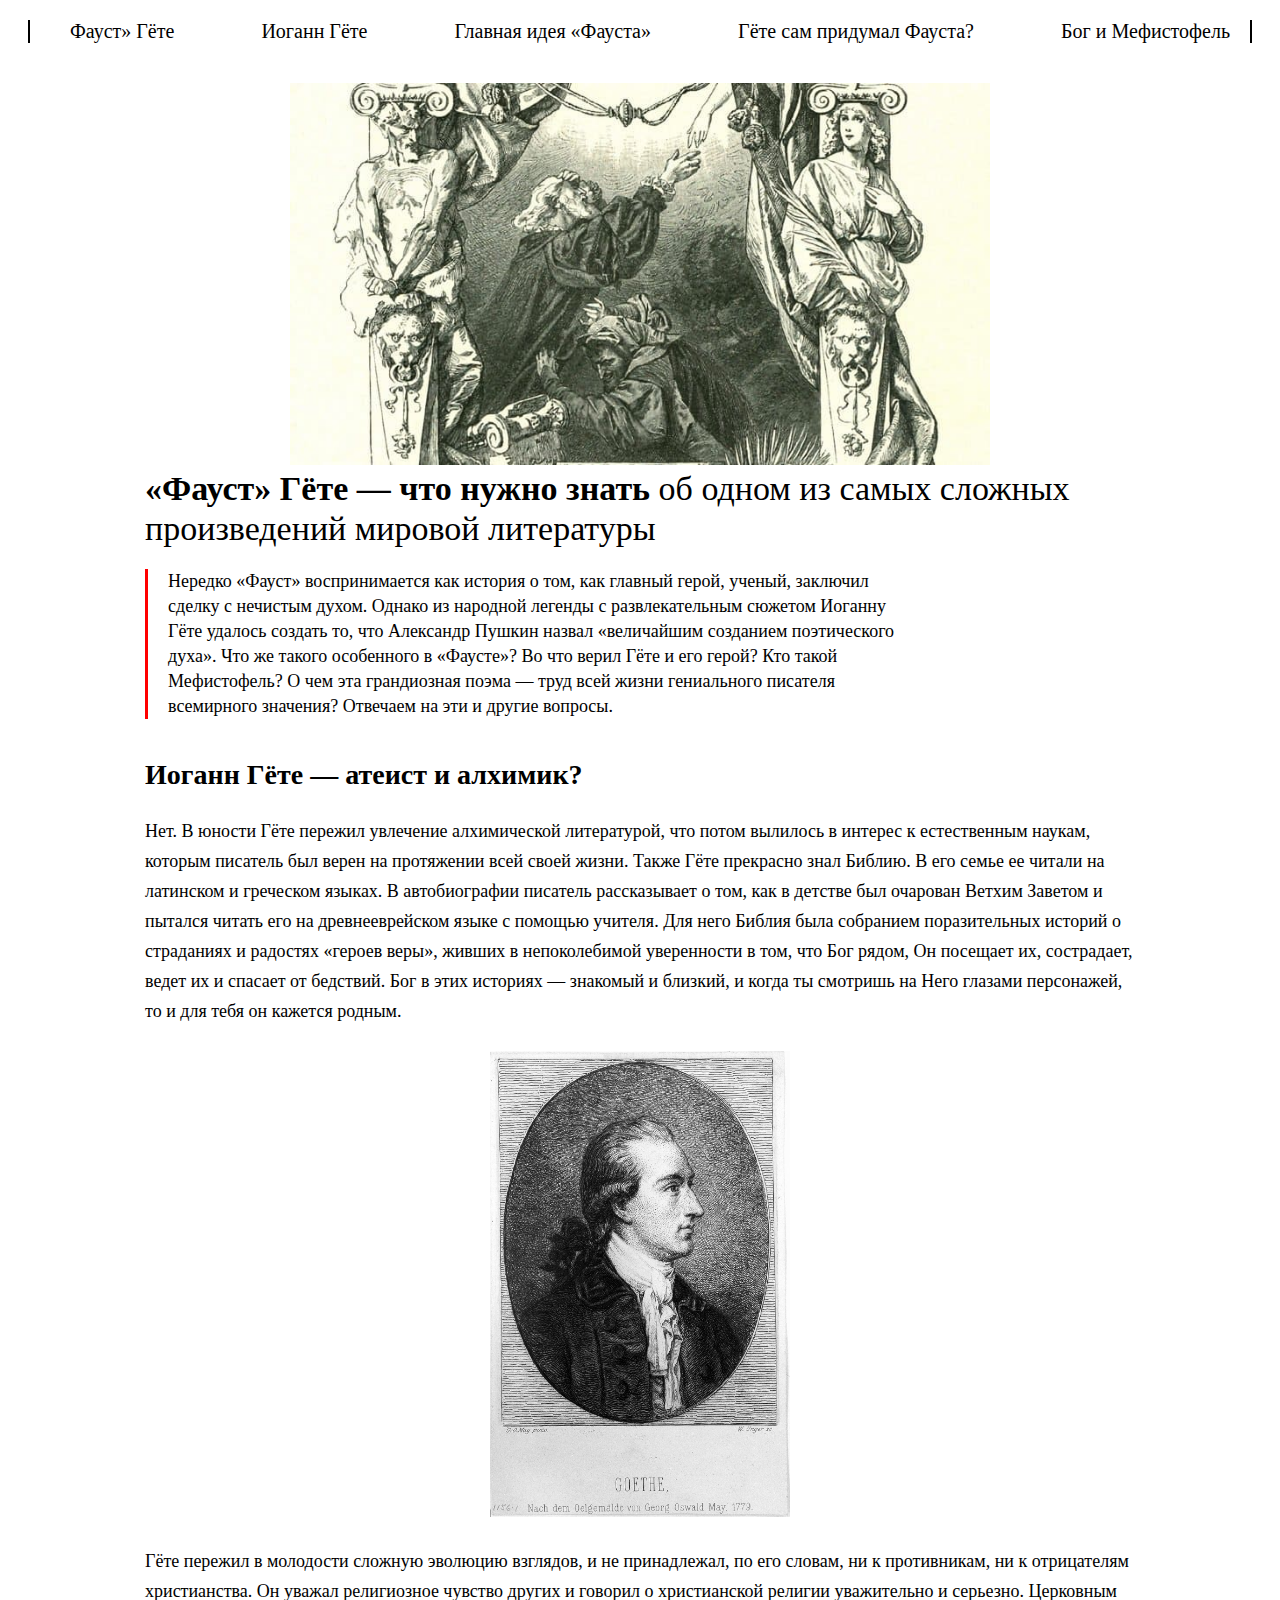
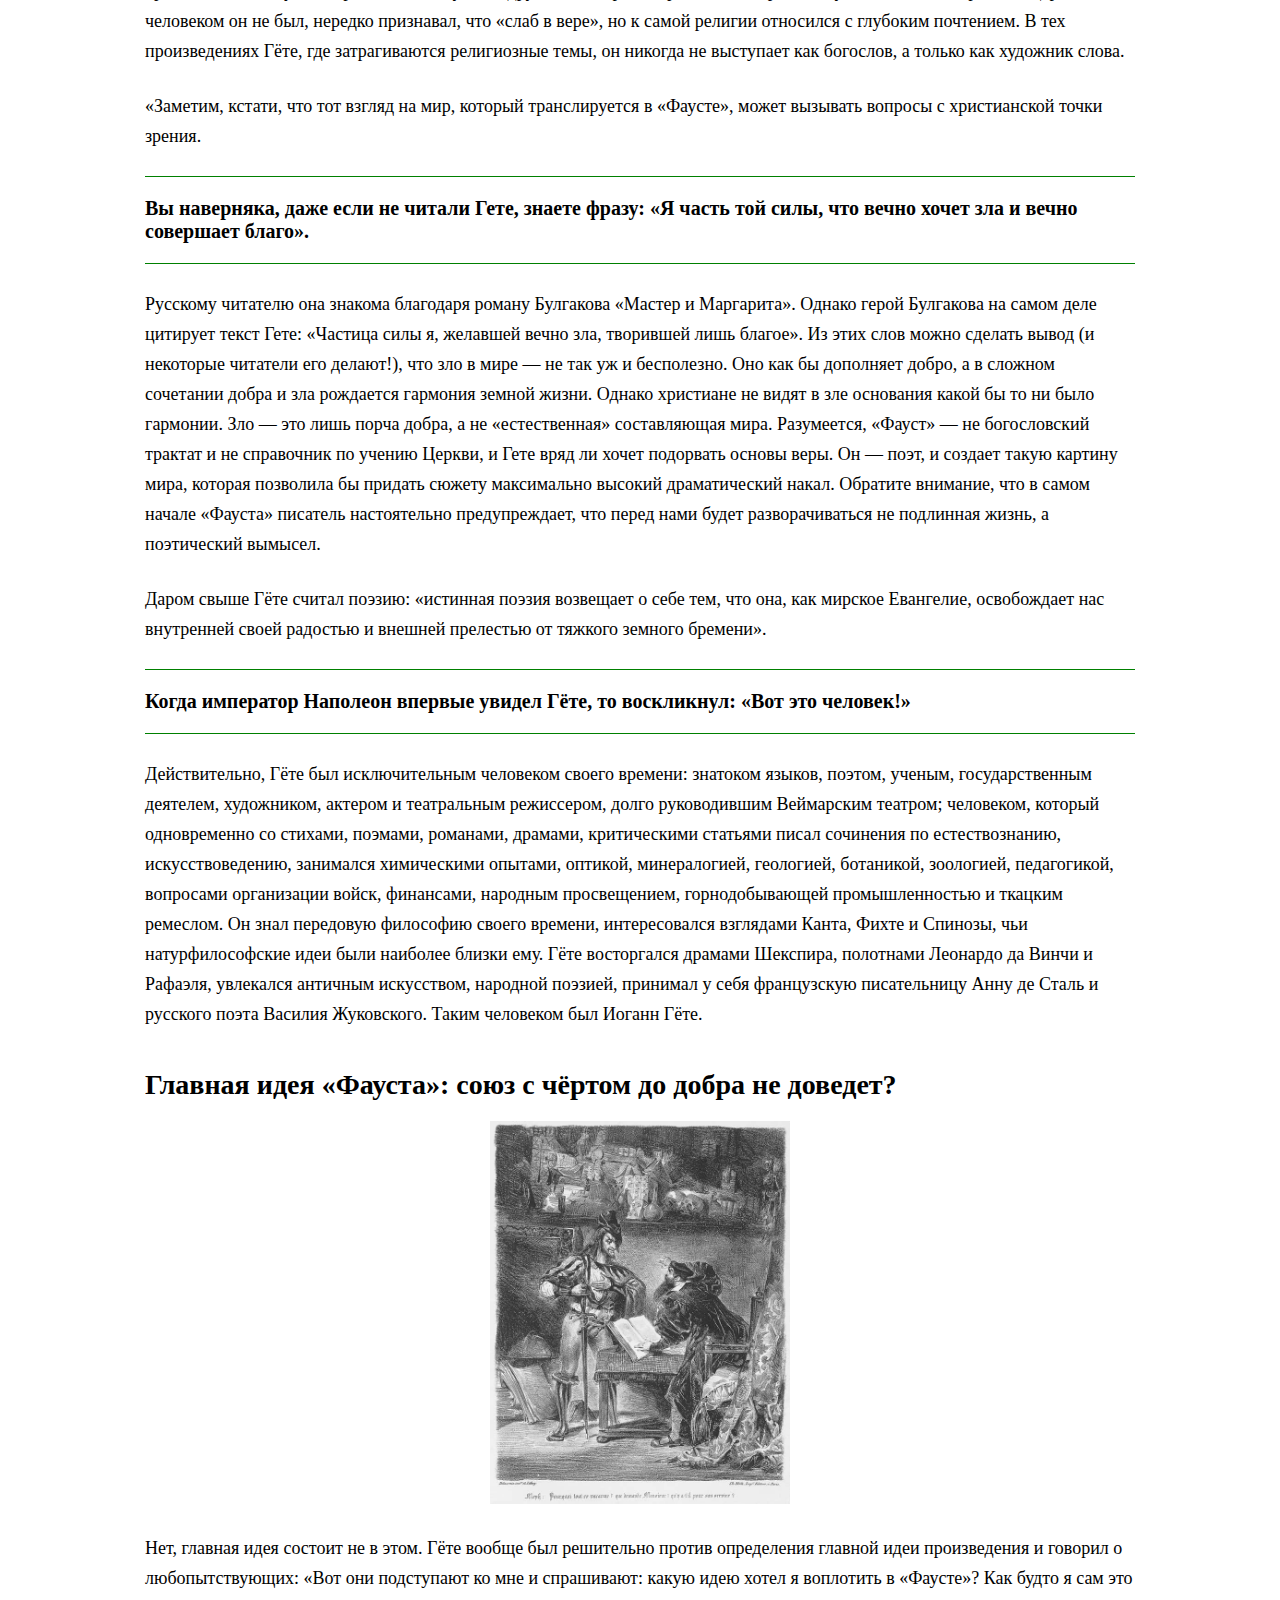
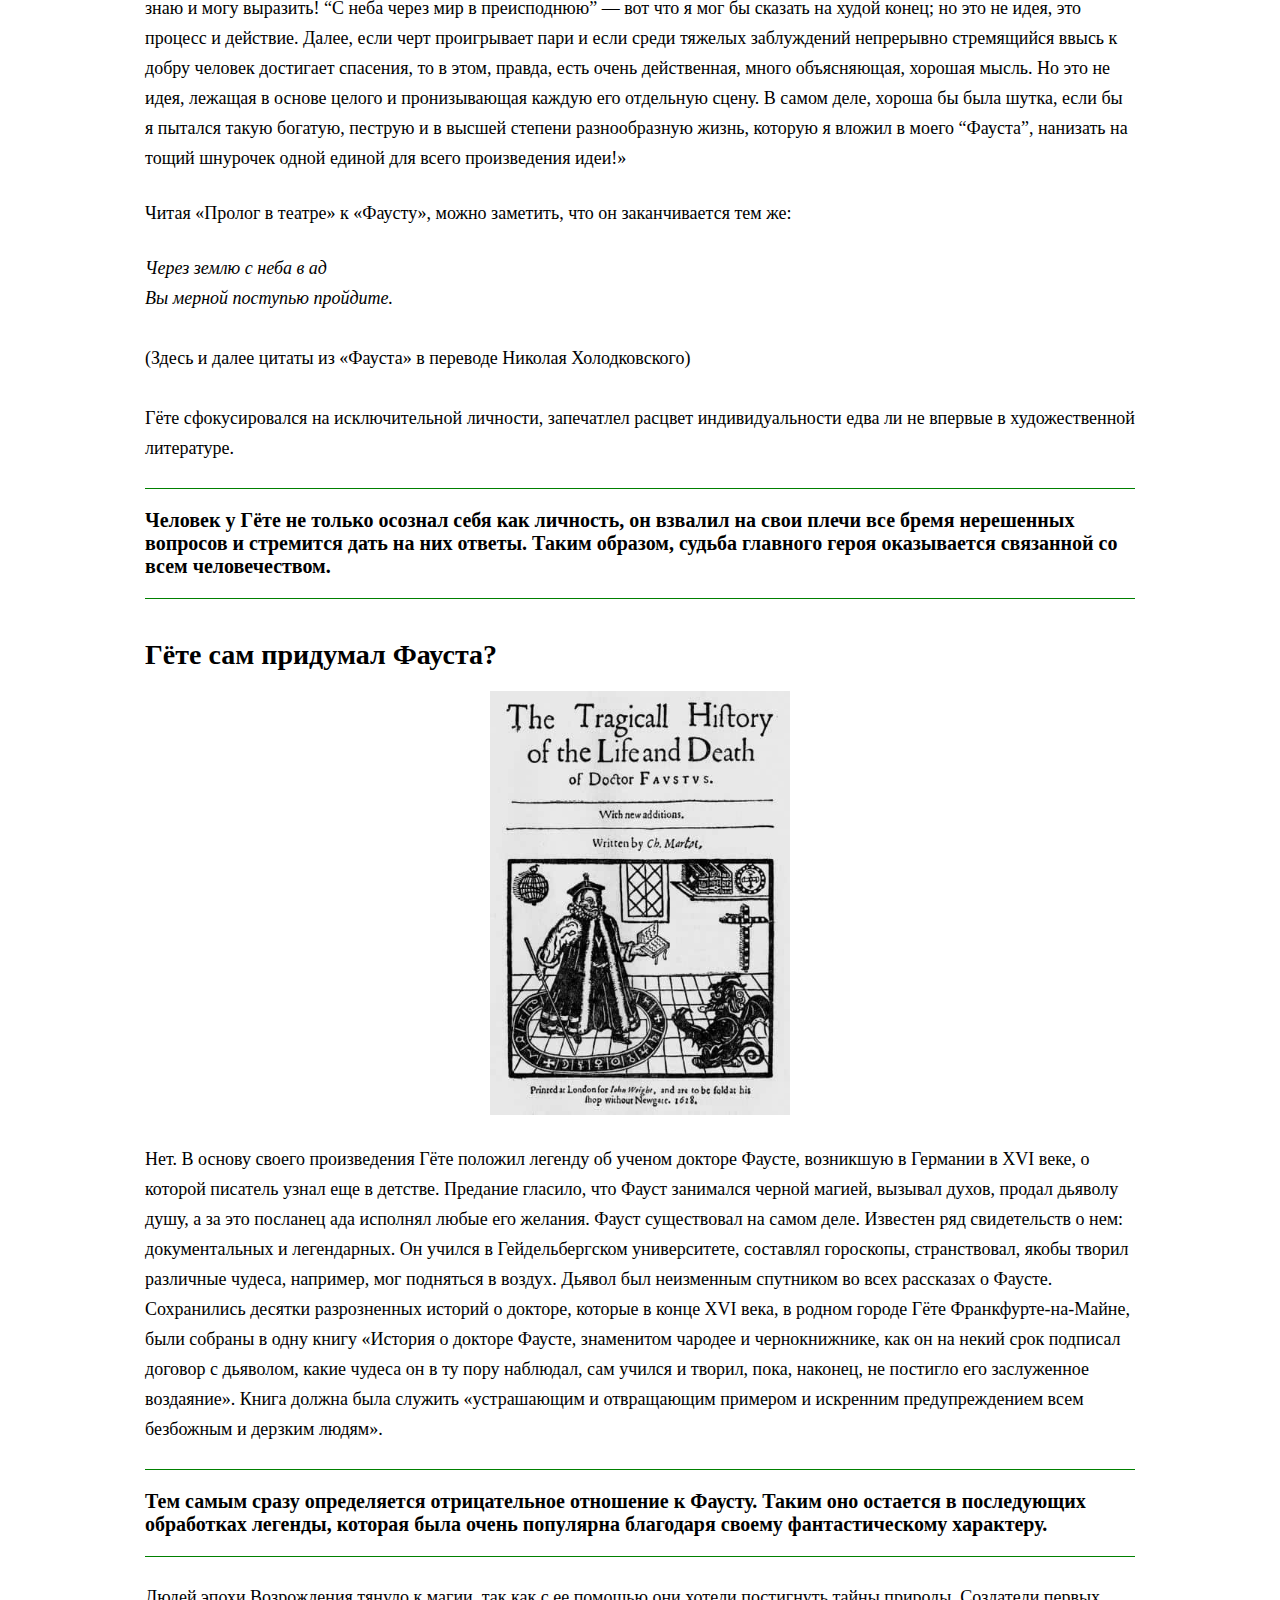
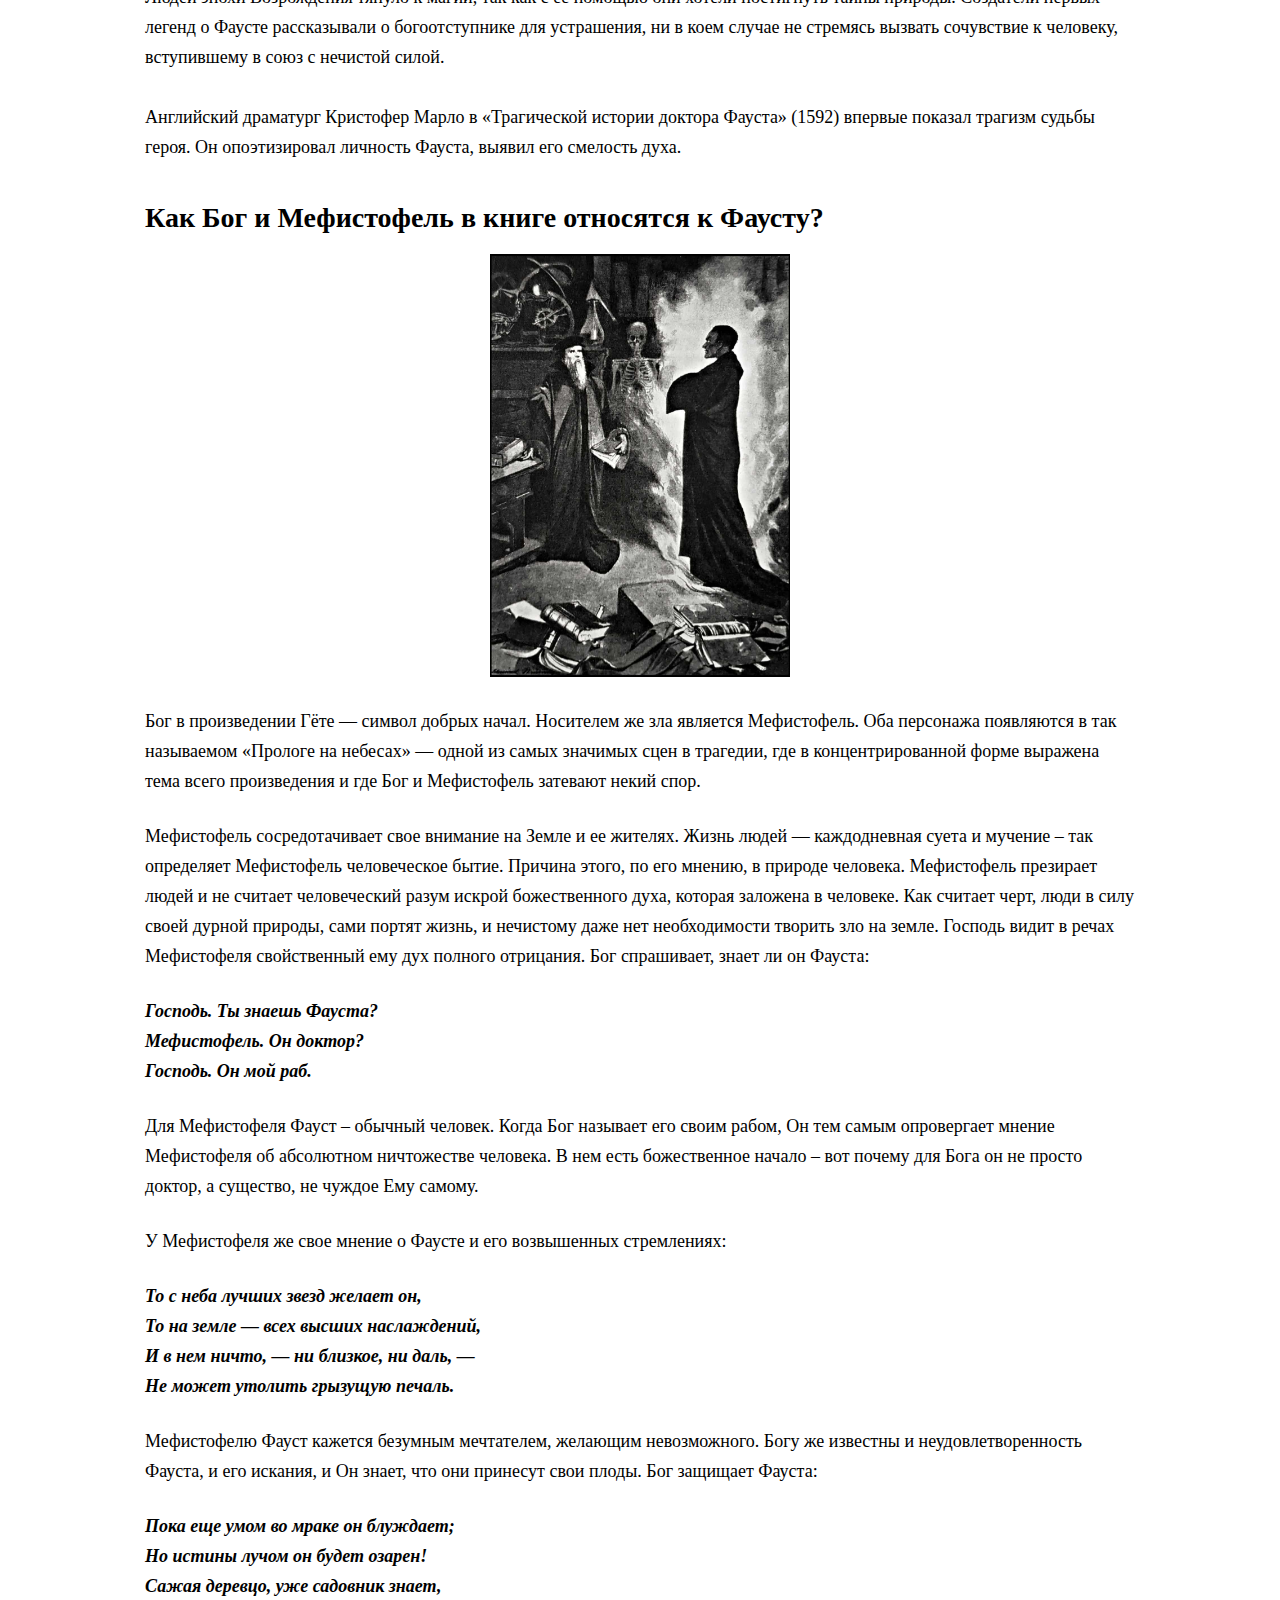
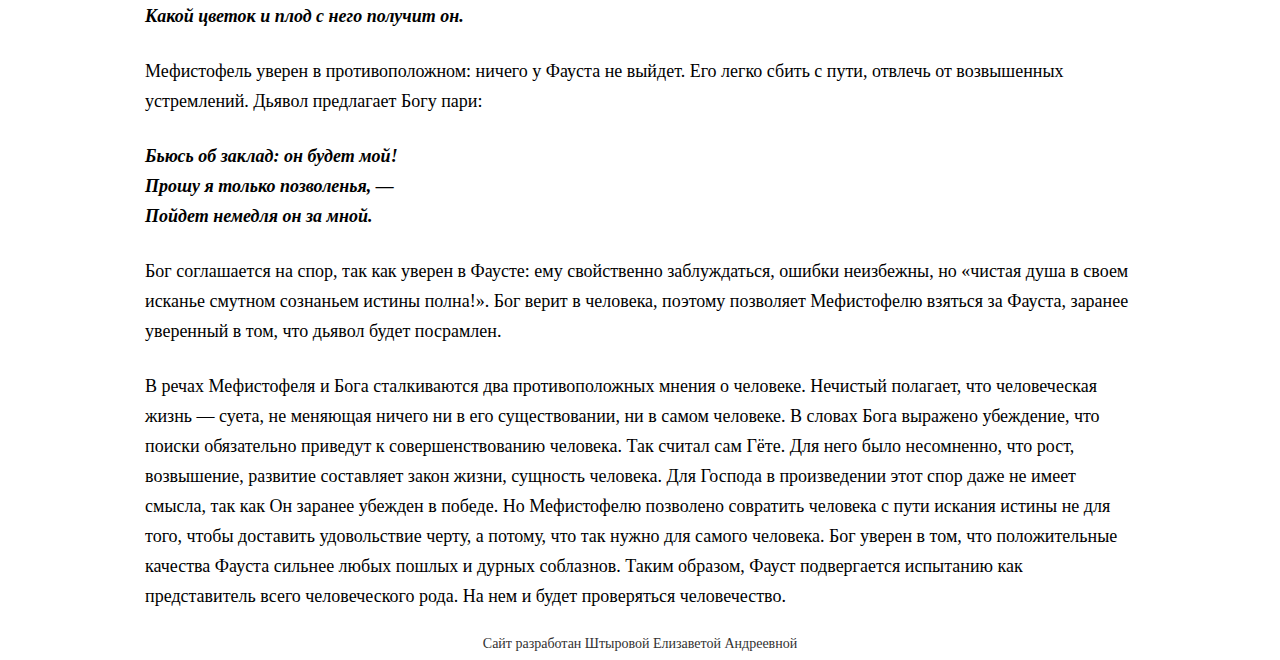
<file: index.html>
<!DOCTYPE html>
<html lang="en">
<head>
    <meta charset="UTF-8">
    <meta name="viewport" content="width=device-width, initial-scale=1.0">
    <title>Site</title>
    <link rel="stylesheet" href="style.css">
</head>
<body>
    <header class="header">
        <nav class="nav_bar">
            <ul class="spisok_header">
                <li class="elem_menu">
                    <a href="#first" class="link_punkt">
                        Фауст» Гёте
                    </a>
                </li>
                <li class="elem_menu">
                    <a href="#second" class="link_punkt">
                        Иоганн Гёте
                    </a>
                </li>
                <li class="elem_menu">
                    <a href="#third" class="link_punkt">
                        Главная идея «Фауста»
                    </a>
                </li>
                <li class="elem_menu">
                    <a href="#fourth" class="link_punkt">
                        Гёте сам придумал Фауста?
                    </a>
                </li>
                <li class="elem_menu">
                    <a href="#fifth" class="link_punkt">
                        Бог и Мефистофель
                    </a>
                </li>
            </ul>
        </nav>
    </header>
    <main class="main">
        <div class="container">

            <div class="section_first" id="first">
                <div class="image_block">
                    <img src="./image/first.jpg" alt="" class="image_img_1">
                </div>
                <div class="name_section">
                    <span class="spn">«Фауст» Гёте — что нужно знать</span> об одном из самых сложных произведений мировой литературы
                </div>
                <div class="text_section_first">
                    Нередко «Фауст» воспринимается как история о том, как главный герой, ученый, заключил сделку с нечистым духом. Однако из народной легенды с развлекательным сюжетом Иоганну Гёте удалось создать то, что Александр Пушкин назвал «величайшим созданием поэтического духа». Что же такого особенного в «Фаусте»? Во что верил Гёте и его герой? Кто такой Мефистофель? О чем эта грандиозная поэма — труд всей жизни гениального писателя всемирного значения? Отвечаем на эти и другие вопросы.
                </div>
            </div>

            <div class="second_section" id="second">
                <div class="name_block">
                    Иоганн Гёте — атеист и алхимик?
                </div>
                <div class="text_section">
                    Нет. В юности Гёте пережил увлечение алхимической литературой, что потом вылилось в интерес к естественным наукам, которым писатель был верен на протяжении всей своей жизни. Также Гёте прекрасно знал Библию. В его семье ее читали на латинском и греческом языках. В автобиографии писатель рассказывает о том, как в детстве был очарован Ветхим Заветом и пытался читать его на древнееврейском языке с помощью учителя. Для него Библия была собранием поразительных историй о страданиях и радостях «героев веры», живших в непоколебимой уверенности в том, что Бог рядом, Он посещает их, сострадает, ведет их и спасает от бедствий. Бог в этих историях — знакомый и близкий, и когда ты смотришь на Него глазами персонажей, то и для тебя он кажется родным.
                </div>
                <div class="image_block">
                    <img src="./image/second.jpg" alt="" class="image_img">
                </div>
                <div class="text_section">
                    Гёте пережил в молодости сложную эволюцию взглядов, и не принадлежал, по его словам, ни к противникам, ни к отрицателям христианства. Он уважал религиозное чувство других и говорил о христианской религии уважительно и серьезно. Церковным человеком он не был, нередко признавал, что «слаб в вере», но к самой религии относился с глубоким почтением. В тех произведениях Гёте, где затрагиваются религиозные темы, он никогда не выступает как богослов, а только как художник слова.
                </div>
                <div class="text_section">
                    «Заметим, кстати, что тот взгляд на мир, который транслируется в «Фаусте», может вызывать вопросы с христианской точки зрения.
                </div>
                <div class="citata_section">
                    Вы наверняка, даже если не читали Гете, знаете фразу: «Я часть той силы, что вечно хочет зла и вечно совершает благо».
                </div>
                <div class="text_section">
                    Русскому читателю она знакома благодаря роману Булгакова «Мастер и Маргарита». Однако герой Булгакова на самом деле цитирует текст Гете: «Частица силы я, желавшей вечно зла, творившей лишь благое». Из этих слов можно сделать вывод (и некоторые читатели его делают!), что зло в мире — не так уж и бесполезно. Оно как бы дополняет добро, а в сложном сочетании добра и зла рождается гармония земной жизни. Однако христиане не видят в зле основания какой бы то ни было гармонии. Зло — это лишь порча добра, а не «естественная» составляющая мира. Разумеется, «Фауст» — не богословский трактат и не справочник по учению Церкви, и Гете вряд ли хочет подорвать основы веры. Он — поэт, и создает такую картину мира, которая позволила бы придать сюжету максимально высокий драматический накал. Обратите внимание, что в самом начале «Фауста» писатель настоятельно предупреждает, что перед нами будет разворачиваться не подлинная жизнь, а поэтический вымысел.
                </div>
                <div class="text_section">
                    Даром свыше Гёте считал поэзию: «истинная поэзия возвещает о себе тем, что она, как мирское Евангелие, освобождает нас внутренней своей радостью и внешней прелестью от тяжкого земного бремени». 
                </div>
                <div class="citata_section">
                    Когда император Наполеон впервые увидел Гёте, то воскликнул: «Вот это человек!»
                </div>
                <div class="text_section">
                    Действительно, Гёте был исключительным человеком своего времени: знатоком языков, поэтом, ученым, государственным деятелем, художником, актером и театральным режиссером, долго руководившим Веймарским театром; человеком, который одновременно со стихами, поэмами, романами, драмами, критическими статьями писал сочинения по естествознанию, искусствоведению, занимался химическими опытами, оптикой, минералогией, геологией, ботаникой, зоологией, педагогикой, вопросами организации войск, финансами, народным просвещением, горнодобывающей промышленностью и ткацким ремеслом. Он знал передовую философию своего времени, интересовался взглядами Канта, Фихте и Спинозы, чьи натурфилософские идеи были наиболее близки ему. Гёте восторгался драмами Шекспира, полотнами Леонардо да Винчи и Рафаэля, увлекался античным искусством, народной поэзией, принимал у себя французскую писательницу Анну де Сталь и русского поэта Василия Жуковского. Таким человеком был Иоганн Гёте. 
                </div>
            </div>

            <div class="third_section" id="third">
                <div class="name_block">
                    Главная идея «Фауста»: союз с чёртом до добра не доведет?
                </div>
                <div class="image_block">
                    <img src="./image/third.jpg" alt="" class="image_img">
                </div>
                <div class="text_section">
                    Нет, главная идея состоит не в этом. Гёте вообще был решительно против определения главной идеи произведения и говорил о любопытствующих: «Вот они подступают ко мне и спрашивают: какую идею хотел я воплотить в «Фаусте»? Как будто я сам это знаю и могу выразить! “С неба через мир в преисподнюю” — вот что я мог бы сказать на худой конец; но это не идея, это процесс и действие. Далее, если черт проигрывает пари и если среди тяжелых заблуждений непрерывно стремящийся ввысь к добру человек достигает спасения, то в этом, правда, есть очень действенная, много объясняющая, хорошая мысль. Но это не идея, лежащая в основе целого и пронизывающая каждую его отдельную сцену. В самом деле, хороша бы была шутка, если бы я пытался такую богатую, пеструю и в высшей степени разнообразную жизнь, которую я вложил в моего “Фауста”, нанизать на тощий шнурочек одной единой для всего произведения идеи!»
                </div>
                <div class="text_section">
                    Читая «Пролог в театре» к «Фаусту», можно заметить, что он заканчивается тем же:
                </div>
                <div class="text_section">
                    <em>Через землю с неба в ад</em>
                    <br>
                    <em>Вы мерной поступью пройдите.</em>
                    <br><br>
                    (Здесь и далее цитаты из «Фауста» в переводе Николая Холодковского)
                    <br><br>
                    Гёте сфокусировался на исключительной личности, запечатлел расцвет индивидуальности едва ли не впервые в художественной литературе.
                </div>
                <div class="citata_section">
                    Человек у Гёте не только осознал себя как личность, он взвалил на свои плечи все бремя нерешенных вопросов и стремится дать на них ответы. Таким образом, судьба главного героя оказывается связанной со всем человечеством. 
                </div>
            </div>

            <div class="fourth_section" id="fourth">
                <div class="name_block">
                    Гёте сам придумал Фауста?
                </div>
                <div class="image_block">
                    <img src="./image/fourth.jpg" alt="" class="image_img">
                </div>
                <div class="text_section">
                    Нет. В основу своего произведения Гёте положил легенду об ученом докторе Фаусте, возникшую в Германии в XVI веке, о которой писатель узнал еще в детстве. Предание гласило, что Фауст занимался черной магией, вызывал духов, продал дьяволу душу, а за это посланец ада исполнял любые его желания. Фауст существовал на самом деле. Известен ряд свидетельств о нем: документальных и легендарных. Он учился в Гейдельбергском университете, составлял гороскопы, странствовал, якобы творил различные чудеса, например, мог подняться в воздух. Дьявол был неизменным спутником во всех рассказах о Фаусте. Сохранились десятки разрозненных историй о докторе, которые в конце XVI века, в родном городе Гёте Франкфурте-на-Майне, были собраны в одну книгу «История о докторе Фаусте, знаменитом чародее и чернокнижнике, как он на некий срок подписал договор с дьяволом, какие чудеса он в ту пору наблюдал, сам учился и творил, пока, наконец, не постигло его заслуженное воздаяние». Книга должна была служить «устрашающим и отвращающим примером и искренним предупреждением всем безбожным и дерзким людям».
                </div>
                <div class="citata_section">
                    Тем самым сразу определяется отрицательное отношение к Фаусту. Таким оно остается в последующих обработках легенды, которая была очень популярна благодаря своему фантастическому характеру.
                </div>
                <div class="text_section">
                    Людей эпохи Возрождения тянуло к магии, так как с ее помощью они хотели постигнуть тайны природы. Создатели первых легенд о Фаусте рассказывали о богоотступнике для устрашения, ни в коем случае не стремясь вызвать сочувствие к человеку, вступившему в союз с нечистой силой.
                    <br><br>
                    Английский драматург Кристофер Марло в «Трагической истории доктора Фауста» (1592) впервые показал трагизм судьбы героя. Он опоэтизировал личность Фауста, выявил его смелость духа. 
                </div>
            </div>
            
            <div class="fifth_section" id="fifth">
                <div class="name_block">
                    Как Бог и Мефистофель в книге относятся к Фаусту? 
                </div>
                <div class="image_block">
                    <img src="./image/fifth.jpg" alt="" class="image_img">
                </div>
                <div class="text_section">
                    Бог в произведении Гёте — символ добрых начал. Носителем же зла является Мефистофель. Оба персонажа появляются в так называемом «Прологе на небесах» — одной из самых значимых сцен в трагедии, где в концентрированной форме выражена тема всего произведения и где Бог и Мефистофель затевают некий спор. 
                </div>
                <div class="text_section">
                    Мефистофель сосредотачивает свое внимание на Земле и ее жителях. Жизнь людей — каждодневная суета и мучение – так определяет Мефистофель человеческое бытие. Причина этого, по его мнению, в природе человека. Мефистофель презирает людей и не считает человеческий разум искрой божественного духа, которая заложена в человеке. Как считает черт, люди в силу своей дурной природы, сами портят жизнь, и нечистому даже нет необходимости творить зло на земле. Господь видит в речах Мефистофеля свойственный ему дух полного отрицания. Бог спрашивает, знает ли он Фауста:
                </div>
                <div class="stih">
                   <em>Господь. Ты знаешь Фауста?</em>
                    <br>
                    <em>Мефистофель. Он доктор?</em>
                    <br> 
                    <em>Господь. Он мой раб.</em>
                </div>
                <div class="text_section">
                    Для Мефистофеля Фауст – обычный человек. Когда Бог называет его своим рабом, Он тем самым опровергает мнение Мефистофеля об абсолютном ничтожестве человека. В нем есть божественное начало – вот почему для Бога он не просто доктор, а существо, не чуждое Ему самому. 
                </div>
                <div class="text_section">
                    У Мефистофеля же свое мнение о Фаусте и его возвышенных стремлениях: 
                </div>
                <div class="stih">
                    <em>То с неба лучших звезд желает он,</em>
                    <br> 
                    <em>То на земле — всех высших наслаждений,</em>
                    <br>
                    <em>И в нем ничто, — ни близкое, ни даль, —</em>
                    <br> 
                    <em>Не может утолить грызущую печаль.</em>
                </div>
                <div class="text_section">
                    Мефистофелю Фауст кажется безумным мечтателем, желающим невозможного. Богу же известны и неудовлетворенность Фауста, и его искания, и Он знает, что они принесут свои плоды. Бог защищает Фауста:
                </div>
                <div class="stih">
                    <em>Пока еще умом во мраке он блуждает;</em>
                    <br>
                    <em>Но истины лучом он будет озарен!</em>
                    <br>
                    <em>
                        Сажая деревцо, уже садовник знает,
                    </em>
                    <br>
                    <em>Какой цветок и плод с него получит он.</em> 
                </div>
                <div class="text_section">
                    Мефистофель уверен в противоположном: ничего у Фауста не выйдет. Его легко сбить с пути, отвлечь от возвышенных устремлений. Дьявол предлагает Богу пари:
                </div>
                <div class="stih">
                    <em>Бьюсь об заклад: он будет мой!</em>
                    <br>
                    <em>Прошу я только позволенья, —</em>
                    <br>
                    <em>Пойдет немедля он за мной.</em>
                </div>
                <div class="text_section">
                    Бог соглашается на спор, так как уверен в Фаусте: ему свойственно заблуждаться, ошибки неизбежны, но «чистая душа в своем исканье смутном сознаньем истины полна!». Бог верит в человека, поэтому позволяет Мефистофелю взяться за Фауста, заранее уверенный в том, что дьявол будет посрамлен.
                </div>
                <div class="text_section">
                    В речах Мефистофеля и Бога сталкиваются два противоположных мнения о человеке. Нечистый полагает, что человеческая жизнь — суета, не меняющая ничего ни в его существовании, ни в самом человеке. В словах Бога выражено убеждение, что поиски обязательно приведут к совершенствованию человека. Так считал сам Гёте. Для него было несомненно, что рост, возвышение, развитие составляет закон жизни, сущность человека. Для Господа в произведении этот спор даже не имеет смысла, так как Он заранее убежден в победе. Но Мефистофелю позволено совратить человека с пути искания истины не для того, чтобы доставить удовольствие черту, а потому, что так нужно для самого человека. Бог уверен в том, что положительные качества Фауста сильнее любых пошлых и дурных соблазнов. Таким образом, Фауст подвергается испытанию как представитель всего человеческого рода. На нем и будет проверяться человечество. 
                </div>
            </div>
        </div>
    </main>
    <footer>
        <div class="text_footer">
            Сайт разработан Штыровой Елизаветой Андреевной
        </div>
    </footer>
</body>
</html>
</file>
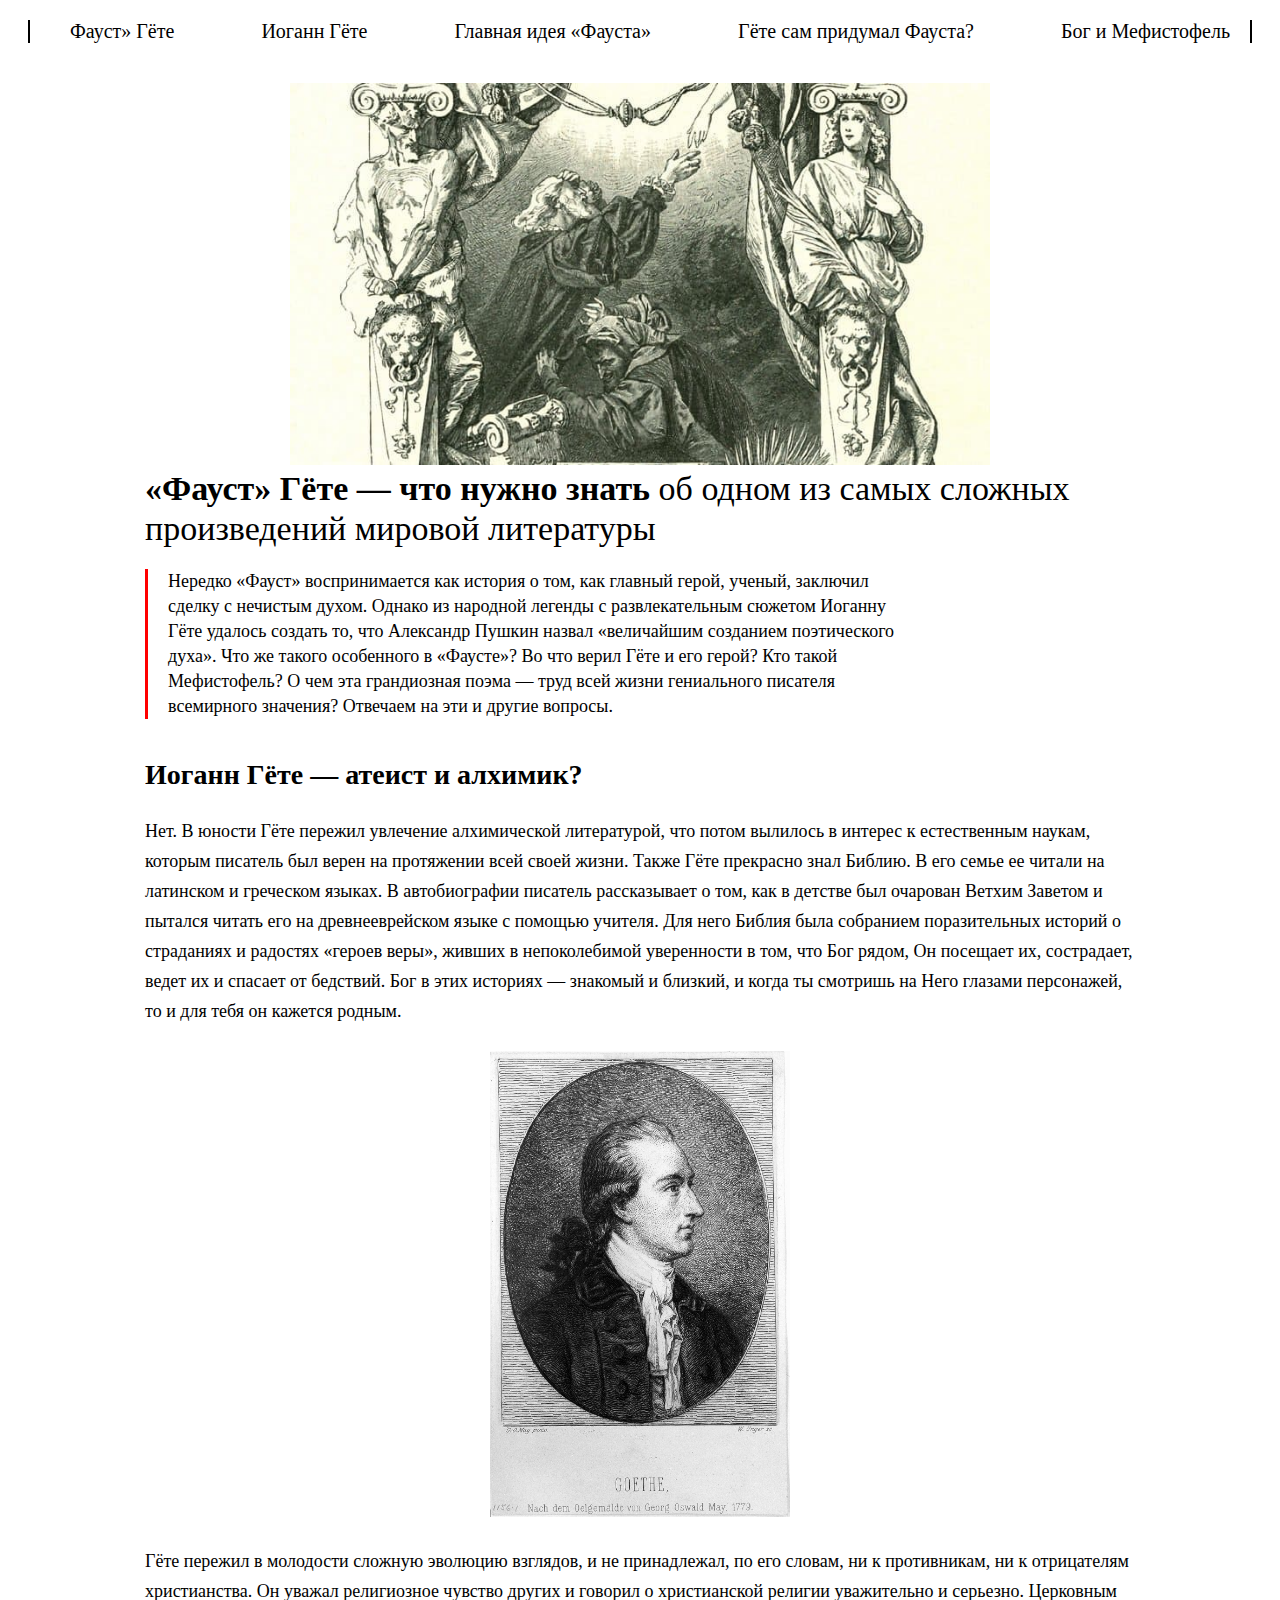
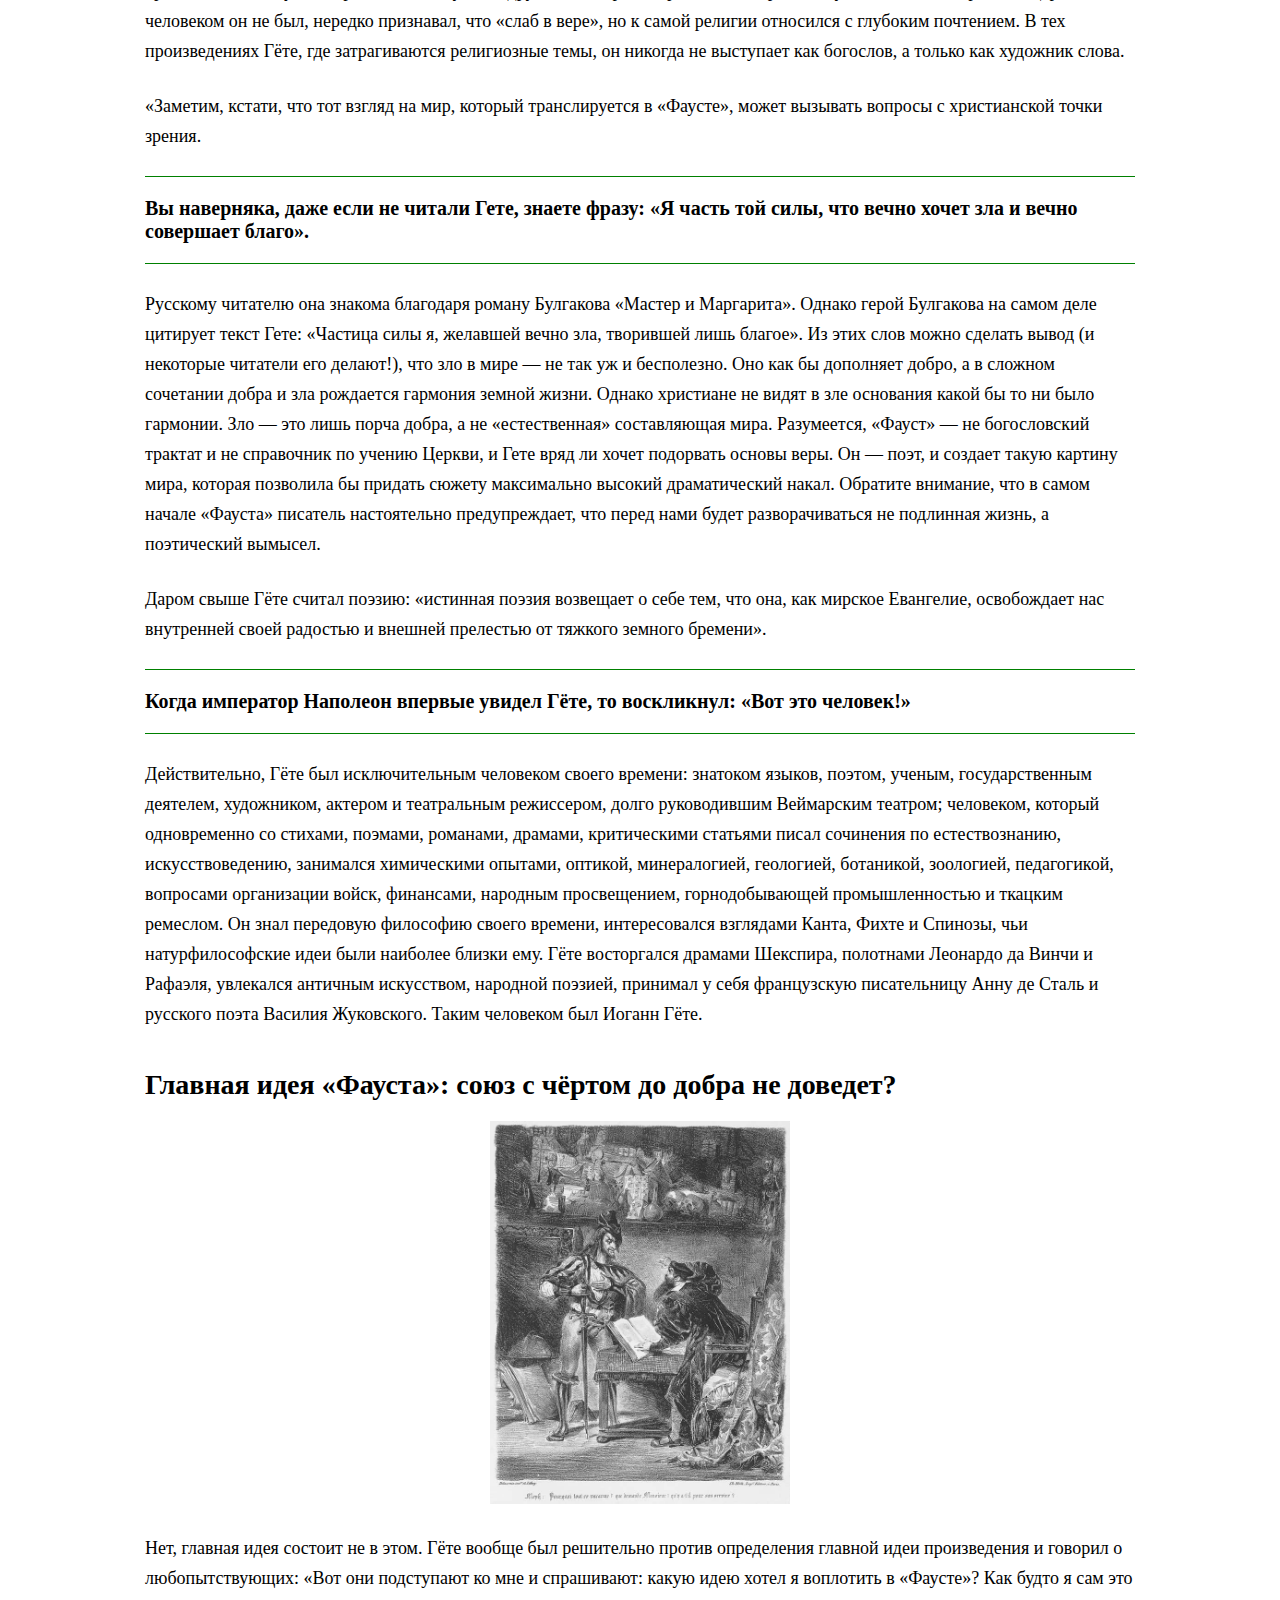
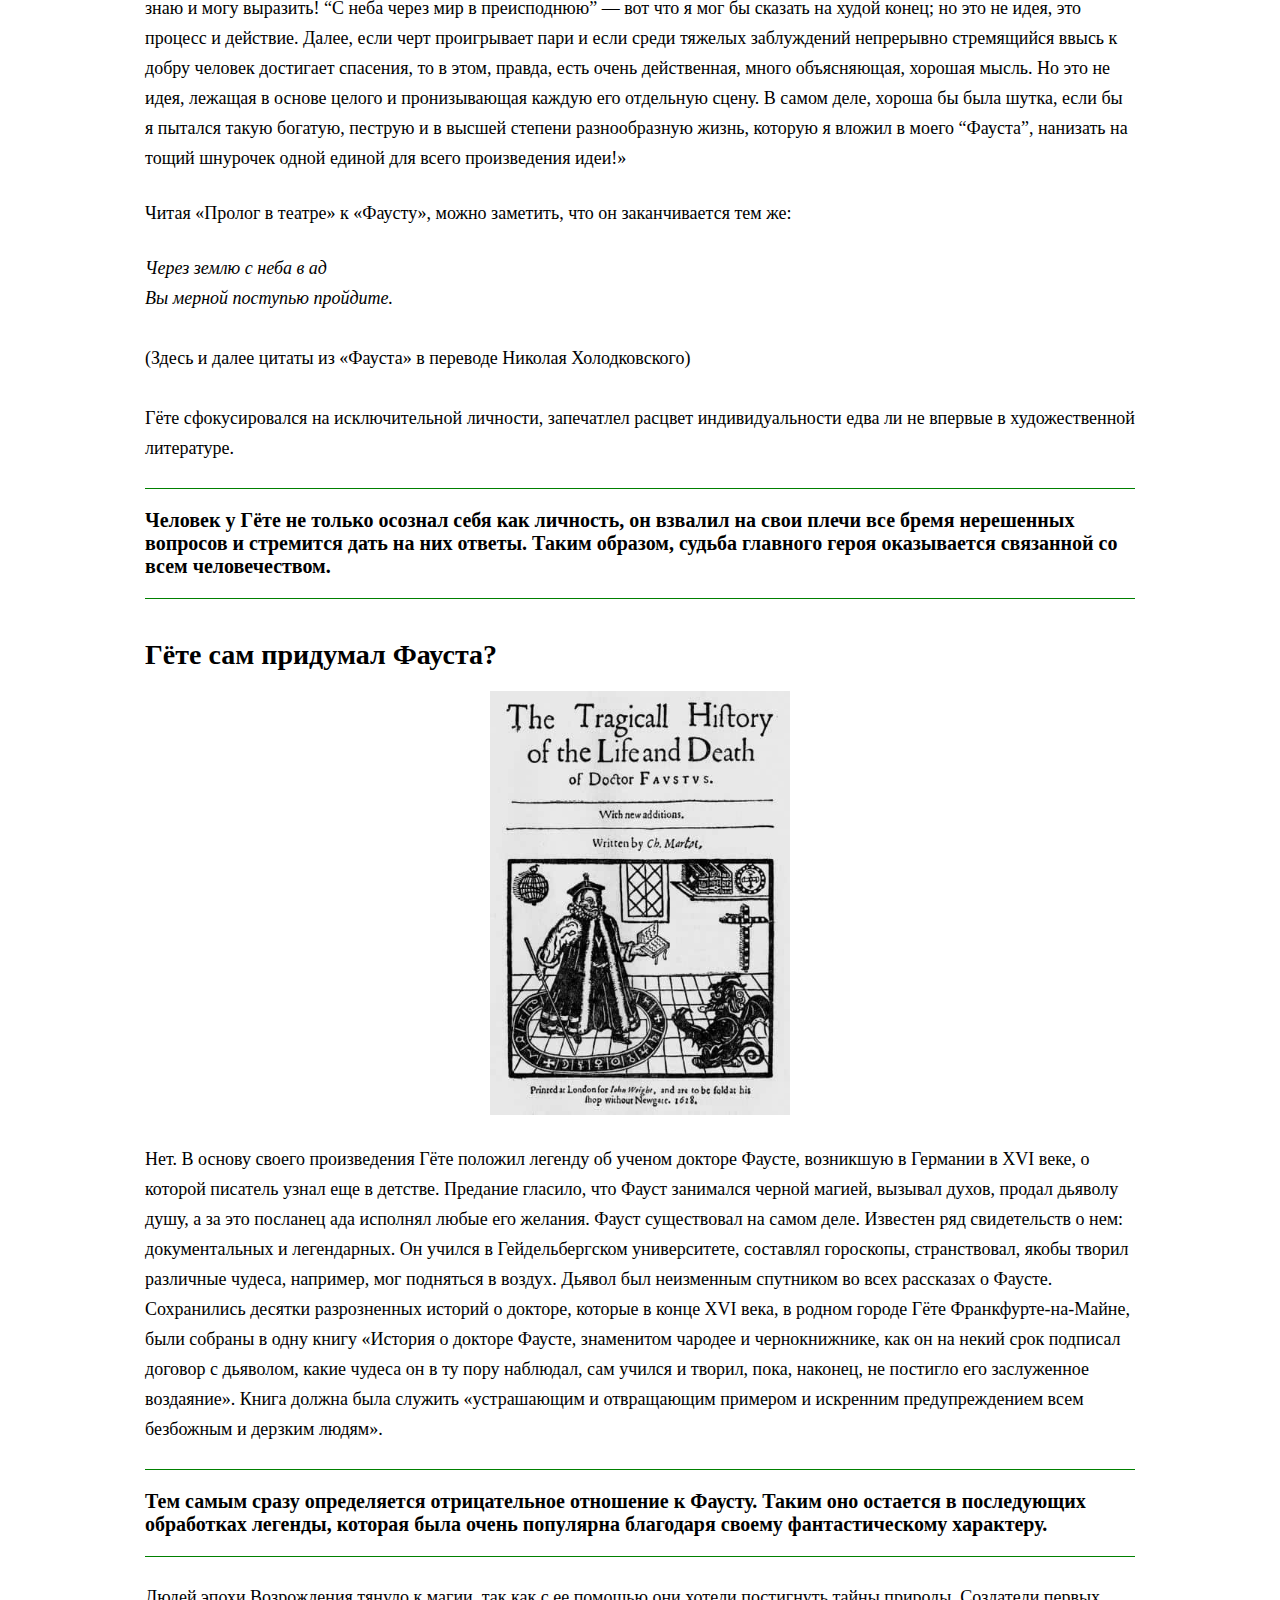
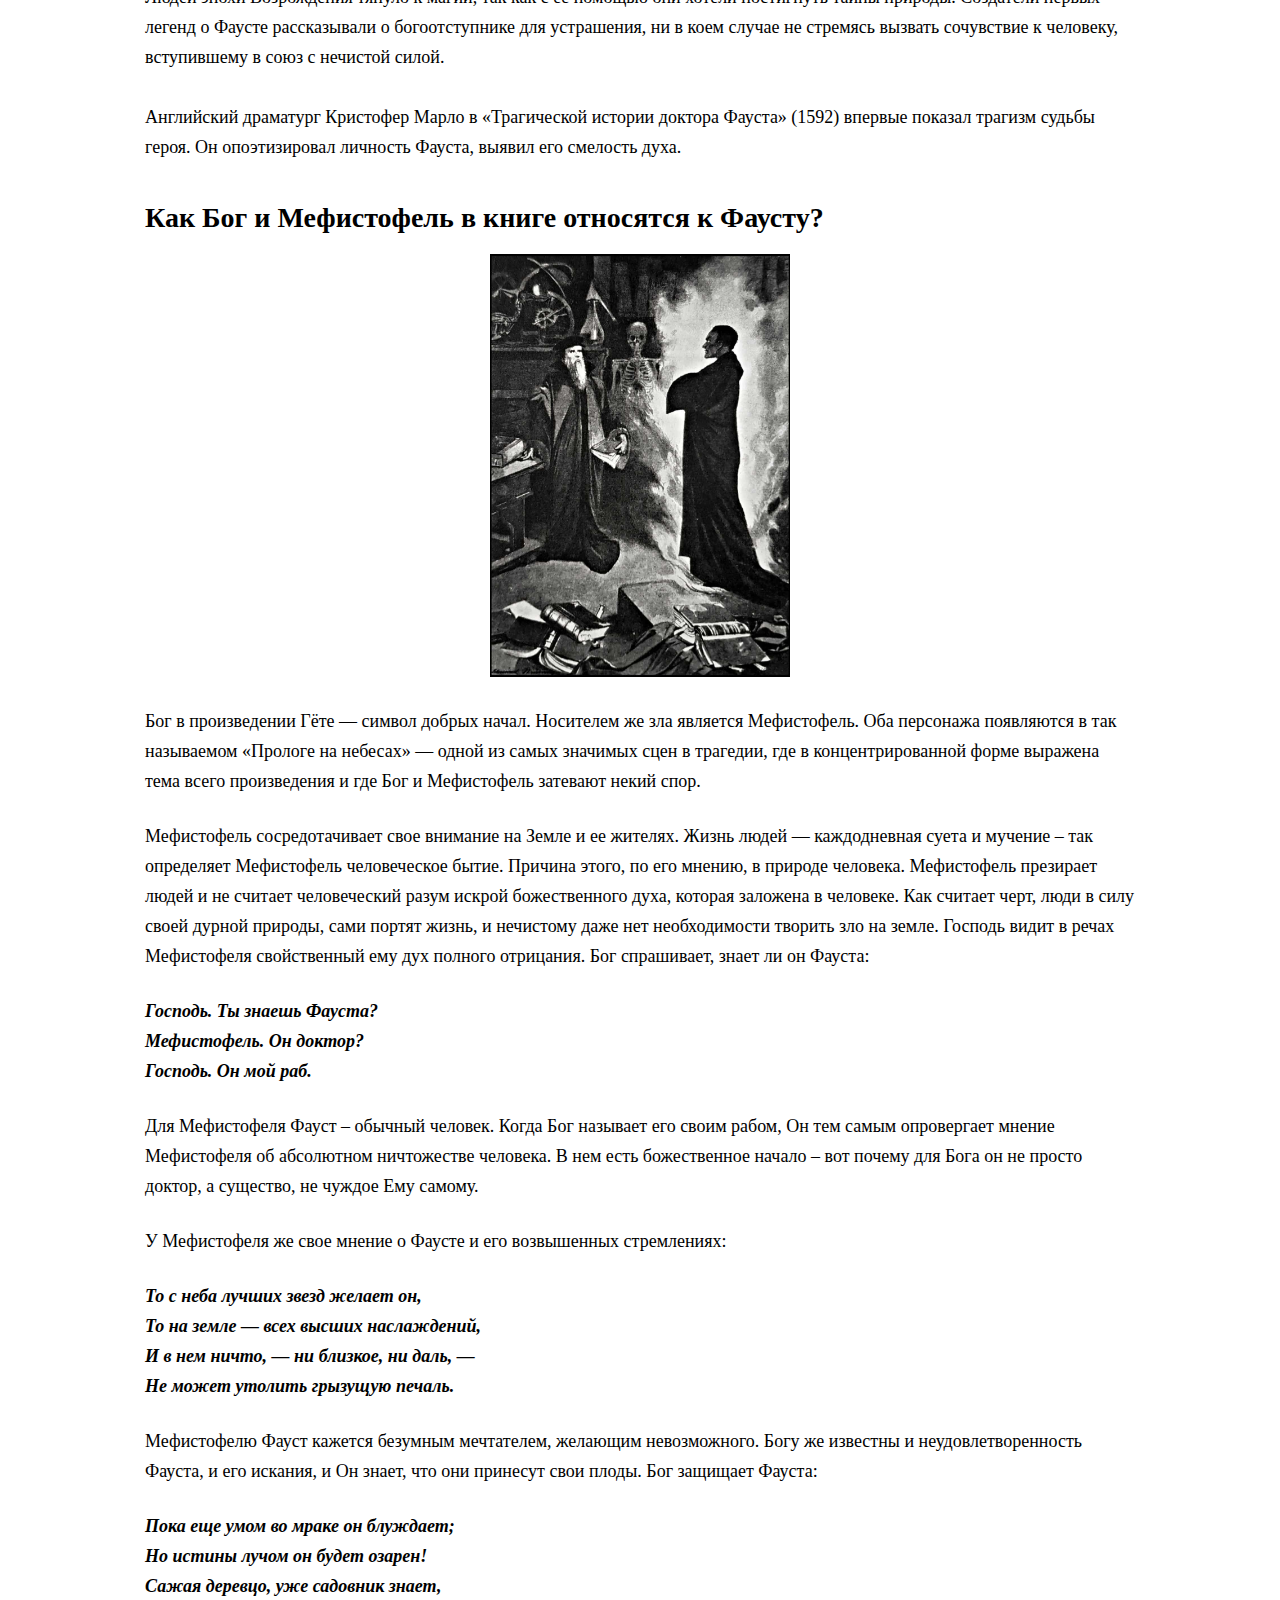
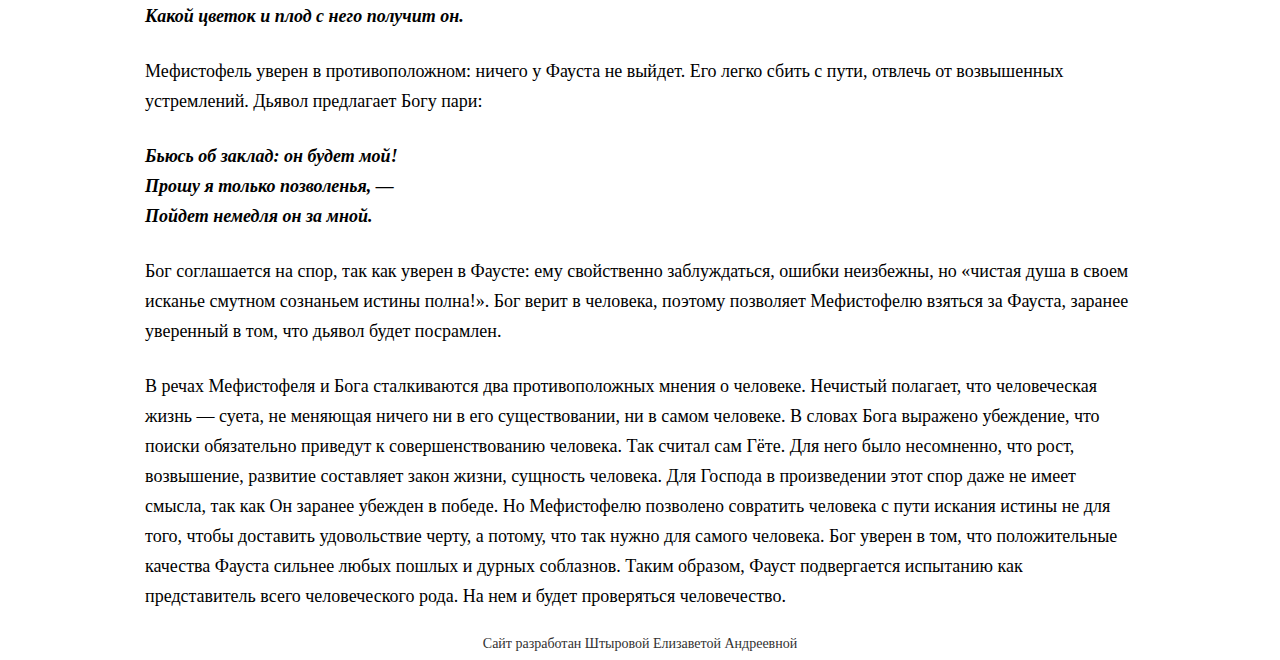
<file: index2.html>
<!DOCTYPE html>
<html lang="en">
<head>
    <meta charset="UTF-8">
    <meta name="viewport" content="width=device-width, initial-scale=1.0">
    <title>Site</title>
    <link rel="stylesheet" href="style.css">
</head>
<body>
    <header class="header">
        <nav class="nav_bar">
            <ul class="spisok_header">
                <li class="elem_menu">
                    <a href="#first" class="link_punkt">
                        Фауст» Гёте
                    </a>
                </li>
                <li class="elem_menu">
                    <a href="#second" class="link_punkt">
                        Иоганн Гёте
                    </a>
                </li>
                <li class="elem_menu">
                    <a href="#third" class="link_punkt">
                        Главная идея «Фауста»
                    </a>
                </li>
                <li class="elem_menu">
                    <a href="#fourth" class="link_punkt">
                        Гёте сам придумал Фауста?
                    </a>
                </li>
                <li class="elem_menu">
                    <a href="#fifth" class="link_punkt">
                        Бог и Мефистофель
                    </a>
                </li>
            </ul>
        </nav>
    </header>
    <main class="main">
        <div class="container">

            <div class="section_first" id="first">
                <div class="image_block">
                    <img src="./image/first.jpg" alt="" class="image_img_1">
                </div>
                <div class="name_section">
                    <span class="spn">«Фауст» Гёте — что нужно знать</span> об одном из самых сложных произведений мировой литературы
                </div>
                <div class="text_section_first">
                    Нередко «Фауст» воспринимается как история о том, как главный герой, ученый, заключил сделку с нечистым духом. Однако из народной легенды с развлекательным сюжетом Иоганну Гёте удалось создать то, что Александр Пушкин назвал «величайшим созданием поэтического духа». Что же такого особенного в «Фаусте»? Во что верил Гёте и его герой? Кто такой Мефистофель? О чем эта грандиозная поэма — труд всей жизни гениального писателя всемирного значения? Отвечаем на эти и другие вопросы.
                </div>
            </div>

            <div class="second_section" id="second">
                <div class="name_block">
                    Иоганн Гёте — атеист и алхимик?
                </div>
                <div class="text_section">
                    Нет. В юности Гёте пережил увлечение алхимической литературой, что потом вылилось в интерес к естественным наукам, которым писатель был верен на протяжении всей своей жизни. Также Гёте прекрасно знал Библию. В его семье ее читали на латинском и греческом языках. В автобиографии писатель рассказывает о том, как в детстве был очарован Ветхим Заветом и пытался читать его на древнееврейском языке с помощью учителя. Для него Библия была собранием поразительных историй о страданиях и радостях «героев веры», живших в непоколебимой уверенности в том, что Бог рядом, Он посещает их, сострадает, ведет их и спасает от бедствий. Бог в этих историях — знакомый и близкий, и когда ты смотришь на Него глазами персонажей, то и для тебя он кажется родным.
                </div>
                <div class="image_block">
                    <img src="./image/second.jpg" alt="" class="image_img">
                </div>
                <div class="text_section">
                    Гёте пережил в молодости сложную эволюцию взглядов, и не принадлежал, по его словам, ни к противникам, ни к отрицателям христианства. Он уважал религиозное чувство других и говорил о христианской религии уважительно и серьезно. Церковным человеком он не был, нередко признавал, что «слаб в вере», но к самой религии относился с глубоким почтением. В тех произведениях Гёте, где затрагиваются религиозные темы, он никогда не выступает как богослов, а только как художник слова.
                </div>
                <div class="text_section">
                    «Заметим, кстати, что тот взгляд на мир, который транслируется в «Фаусте», может вызывать вопросы с христианской точки зрения.
                </div>
                <div class="citata_section">
                    Вы наверняка, даже если не читали Гете, знаете фразу: «Я часть той силы, что вечно хочет зла и вечно совершает благо».
                </div>
                <div class="text_section">
                    Русскому читателю она знакома благодаря роману Булгакова «Мастер и Маргарита». Однако герой Булгакова на самом деле цитирует текст Гете: «Частица силы я, желавшей вечно зла, творившей лишь благое». Из этих слов можно сделать вывод (и некоторые читатели его делают!), что зло в мире — не так уж и бесполезно. Оно как бы дополняет добро, а в сложном сочетании добра и зла рождается гармония земной жизни. Однако христиане не видят в зле основания какой бы то ни было гармонии. Зло — это лишь порча добра, а не «естественная» составляющая мира. Разумеется, «Фауст» — не богословский трактат и не справочник по учению Церкви, и Гете вряд ли хочет подорвать основы веры. Он — поэт, и создает такую картину мира, которая позволила бы придать сюжету максимально высокий драматический накал. Обратите внимание, что в самом начале «Фауста» писатель настоятельно предупреждает, что перед нами будет разворачиваться не подлинная жизнь, а поэтический вымысел.
                </div>
                <div class="text_section">
                    Даром свыше Гёте считал поэзию: «истинная поэзия возвещает о себе тем, что она, как мирское Евангелие, освобождает нас внутренней своей радостью и внешней прелестью от тяжкого земного бремени». 
                </div>
                <div class="citata_section">
                    Когда император Наполеон впервые увидел Гёте, то воскликнул: «Вот это человек!»
                </div>
                <div class="text_section">
                    Действительно, Гёте был исключительным человеком своего времени: знатоком языков, поэтом, ученым, государственным деятелем, художником, актером и театральным режиссером, долго руководившим Веймарским театром; человеком, который одновременно со стихами, поэмами, романами, драмами, критическими статьями писал сочинения по естествознанию, искусствоведению, занимался химическими опытами, оптикой, минералогией, геологией, ботаникой, зоологией, педагогикой, вопросами организации войск, финансами, народным просвещением, горнодобывающей промышленностью и ткацким ремеслом. Он знал передовую философию своего времени, интересовался взглядами Канта, Фихте и Спинозы, чьи натурфилософские идеи были наиболее близки ему. Гёте восторгался драмами Шекспира, полотнами Леонардо да Винчи и Рафаэля, увлекался античным искусством, народной поэзией, принимал у себя французскую писательницу Анну де Сталь и русского поэта Василия Жуковского. Таким человеком был Иоганн Гёте. 
                </div>
            </div>

            <div class="third_section" id="third">
                <div class="name_block">
                    Главная идея «Фауста»: союз с чёртом до добра не доведет?
                </div>
                <div class="image_block">
                    <img src="./image/third.jpg" alt="" class="image_img">
                </div>
                <div class="text_section">
                    Нет, главная идея состоит не в этом. Гёте вообще был решительно против определения главной идеи произведения и говорил о любопытствующих: «Вот они подступают ко мне и спрашивают: какую идею хотел я воплотить в «Фаусте»? Как будто я сам это знаю и могу выразить! “С неба через мир в преисподнюю” — вот что я мог бы сказать на худой конец; но это не идея, это процесс и действие. Далее, если черт проигрывает пари и если среди тяжелых заблуждений непрерывно стремящийся ввысь к добру человек достигает спасения, то в этом, правда, есть очень действенная, много объясняющая, хорошая мысль. Но это не идея, лежащая в основе целого и пронизывающая каждую его отдельную сцену. В самом деле, хороша бы была шутка, если бы я пытался такую богатую, пеструю и в высшей степени разнообразную жизнь, которую я вложил в моего “Фауста”, нанизать на тощий шнурочек одной единой для всего произведения идеи!»
                </div>
                <div class="text_section">
                    Читая «Пролог в театре» к «Фаусту», можно заметить, что он заканчивается тем же:
                </div>
                <div class="text_section">
                    <em>Через землю с неба в ад</em>
                    <br>
                    <em>Вы мерной поступью пройдите.</em>
                    <br><br>
                    (Здесь и далее цитаты из «Фауста» в переводе Николая Холодковского)
                    <br><br>
                    Гёте сфокусировался на исключительной личности, запечатлел расцвет индивидуальности едва ли не впервые в художественной литературе.
                </div>
                <div class="citata_section">
                    Человек у Гёте не только осознал себя как личность, он взвалил на свои плечи все бремя нерешенных вопросов и стремится дать на них ответы. Таким образом, судьба главного героя оказывается связанной со всем человечеством. 
                </div>
            </div>

            <div class="fourth_section" id="fourth">
                <div class="name_block">
                    Гёте сам придумал Фауста?
                </div>
                <div class="image_block">
                    <img src="./image/fourth.jpg" alt="" class="image_img">
                </div>
                <div class="text_section">
                    Нет. В основу своего произведения Гёте положил легенду об ученом докторе Фаусте, возникшую в Германии в XVI веке, о которой писатель узнал еще в детстве. Предание гласило, что Фауст занимался черной магией, вызывал духов, продал дьяволу душу, а за это посланец ада исполнял любые его желания. Фауст существовал на самом деле. Известен ряд свидетельств о нем: документальных и легендарных. Он учился в Гейдельбергском университете, составлял гороскопы, странствовал, якобы творил различные чудеса, например, мог подняться в воздух. Дьявол был неизменным спутником во всех рассказах о Фаусте. Сохранились десятки разрозненных историй о докторе, которые в конце XVI века, в родном городе Гёте Франкфурте-на-Майне, были собраны в одну книгу «История о докторе Фаусте, знаменитом чародее и чернокнижнике, как он на некий срок подписал договор с дьяволом, какие чудеса он в ту пору наблюдал, сам учился и творил, пока, наконец, не постигло его заслуженное воздаяние». Книга должна была служить «устрашающим и отвращающим примером и искренним предупреждением всем безбожным и дерзким людям».
                </div>
                <div class="citata_section">
                    Тем самым сразу определяется отрицательное отношение к Фаусту. Таким оно остается в последующих обработках легенды, которая была очень популярна благодаря своему фантастическому характеру.
                </div>
                <div class="text_section">
                    Людей эпохи Возрождения тянуло к магии, так как с ее помощью они хотели постигнуть тайны природы. Создатели первых легенд о Фаусте рассказывали о богоотступнике для устрашения, ни в коем случае не стремясь вызвать сочувствие к человеку, вступившему в союз с нечистой силой.
                    <br><br>
                    Английский драматург Кристофер Марло в «Трагической истории доктора Фауста» (1592) впервые показал трагизм судьбы героя. Он опоэтизировал личность Фауста, выявил его смелость духа. 
                </div>
            </div>
            
            <div class="fifth_section" id="fifth">
                <div class="name_block">
                    Как Бог и Мефистофель в книге относятся к Фаусту? 
                </div>
                <div class="image_block">
                    <img src="./image/fifth.jpg" alt="" class="image_img">
                </div>
                <div class="text_section">
                    Бог в произведении Гёте — символ добрых начал. Носителем же зла является Мефистофель. Оба персонажа появляются в так называемом «Прологе на небесах» — одной из самых значимых сцен в трагедии, где в концентрированной форме выражена тема всего произведения и где Бог и Мефистофель затевают некий спор. 
                </div>
                <div class="text_section">
                    Мефистофель сосредотачивает свое внимание на Земле и ее жителях. Жизнь людей — каждодневная суета и мучение – так определяет Мефистофель человеческое бытие. Причина этого, по его мнению, в природе человека. Мефистофель презирает людей и не считает человеческий разум искрой божественного духа, которая заложена в человеке. Как считает черт, люди в силу своей дурной природы, сами портят жизнь, и нечистому даже нет необходимости творить зло на земле. Господь видит в речах Мефистофеля свойственный ему дух полного отрицания. Бог спрашивает, знает ли он Фауста:
                </div>
                <div class="stih">
                   <em>Господь. Ты знаешь Фауста?</em>
                    <br>
                    <em>Мефистофель. Он доктор?</em>
                    <br> 
                    <em>Господь. Он мой раб.</em>
                </div>
                <div class="text_section">
                    Для Мефистофеля Фауст – обычный человек. Когда Бог называет его своим рабом, Он тем самым опровергает мнение Мефистофеля об абсолютном ничтожестве человека. В нем есть божественное начало – вот почему для Бога он не просто доктор, а существо, не чуждое Ему самому. 
                </div>
                <div class="text_section">
                    У Мефистофеля же свое мнение о Фаусте и его возвышенных стремлениях: 
                </div>
                <div class="stih">
                    <em>То с неба лучших звезд желает он,</em>
                    <br> 
                    <em>То на земле — всех высших наслаждений,</em>
                    <br>
                    <em>И в нем ничто, — ни близкое, ни даль, —</em>
                    <br> 
                    <em>Не может утолить грызущую печаль.</em>
                </div>
                <div class="text_section">
                    Мефистофелю Фауст кажется безумным мечтателем, желающим невозможного. Богу же известны и неудовлетворенность Фауста, и его искания, и Он знает, что они принесут свои плоды. Бог защищает Фауста:
                </div>
                <div class="stih">
                    <em>Пока еще умом во мраке он блуждает;</em>
                    <br>
                    <em>Но истины лучом он будет озарен!</em>
                    <br>
                    <em>
                        Сажая деревцо, уже садовник знает,
                    </em>
                    <br>
                    <em>Какой цветок и плод с него получит он.</em> 
                </div>
                <div class="text_section">
                    Мефистофель уверен в противоположном: ничего у Фауста не выйдет. Его легко сбить с пути, отвлечь от возвышенных устремлений. Дьявол предлагает Богу пари:
                </div>
                <div class="stih">
                    <em>Бьюсь об заклад: он будет мой!</em>
                    <br>
                    <em>Прошу я только позволенья, —</em>
                    <br>
                    <em>Пойдет немедля он за мной.</em>
                </div>
                <div class="text_section">
                    Бог соглашается на спор, так как уверен в Фаусте: ему свойственно заблуждаться, ошибки неизбежны, но «чистая душа в своем исканье смутном сознаньем истины полна!». Бог верит в человека, поэтому позволяет Мефистофелю взяться за Фауста, заранее уверенный в том, что дьявол будет посрамлен.
                </div>
                <div class="text_section">
                    В речах Мефистофеля и Бога сталкиваются два противоположных мнения о человеке. Нечистый полагает, что человеческая жизнь — суета, не меняющая ничего ни в его существовании, ни в самом человеке. В словах Бога выражено убеждение, что поиски обязательно приведут к совершенствованию человека. Так считал сам Гёте. Для него было несомненно, что рост, возвышение, развитие составляет закон жизни, сущность человека. Для Господа в произведении этот спор даже не имеет смысла, так как Он заранее убежден в победе. Но Мефистофелю позволено совратить человека с пути искания истины не для того, чтобы доставить удовольствие черту, а потому, что так нужно для самого человека. Бог уверен в том, что положительные качества Фауста сильнее любых пошлых и дурных соблазнов. Таким образом, Фауст подвергается испытанию как представитель всего человеческого рода. На нем и будет проверяться человечество. 
                </div>
            </div>
        </div>
    </main>
    <footer>
        <div class="text_footer">
            Сайт разработан Штыровой Елизаветой Андреевной
        </div>
    </footer>
</body>
</html>
</file>
<file: style.css>
.container{
    max-width: 990px;
    margin: 0 auto;
}
.name_block{
    font-size: 28px;
    font-weight: 800;
    margin-bottom: 20px;
    margin-top: 40px;
}
.name_section{
    font-size: 34px;
    font-weight: 400;
    margin-bottom: 20px;
    line-height: 40px;
}
.spn{
    font-weight: 800;
}
.text_section_first{
    font-weight: 500;
    border-left: 3px solid red;
    line-height: 25px;
    max-width: 750px;
    padding-left: 20px;
    font-size: 18px;
}
.image_img_1{
    max-width: 700px;
}
.image_img{
    max-width: 300px;
}
.image_block{
    text-align: center;
}
.text_section{
    font-size: 18px;
    line-height: 30px;
    margin-bottom: 25px;
    margin-top: 25px;
}
.citata_section{
    padding-top: 20px;
    padding-bottom: 20px;
    font-size: 20px;
    font-weight: 600;
    border-top: 1px solid green;
    border-bottom: 1px solid green;
}
.stih{
    font-size: 18px;
    font-weight: 600;
    line-height: 30px;
}
.text_footer{
    text-align: center;
    font-size: 14px;
    color:rgb(50, 49, 49);
}
.header{
    max-width: 1200px;
    margin: 0 auto;
    margin-top: 20px;
    margin-bottom: 40px;
    border-left: 2px solid black;
    border-right: 2px solid black;
    padding-right: 20px;
}
.spisok_header{
    display: flex;
    align-items: center;
    justify-content: space-between;
}
.elem_menu{
    list-style: none;
}
.link_punkt{
    text-decoration: none;
    font-size: 20px;
    color: black;
    transform: 0.5s;
}
.link_punkt:hover{
    border-bottom: 1px solid black;
    transform: 0.5s;
}
</file>
